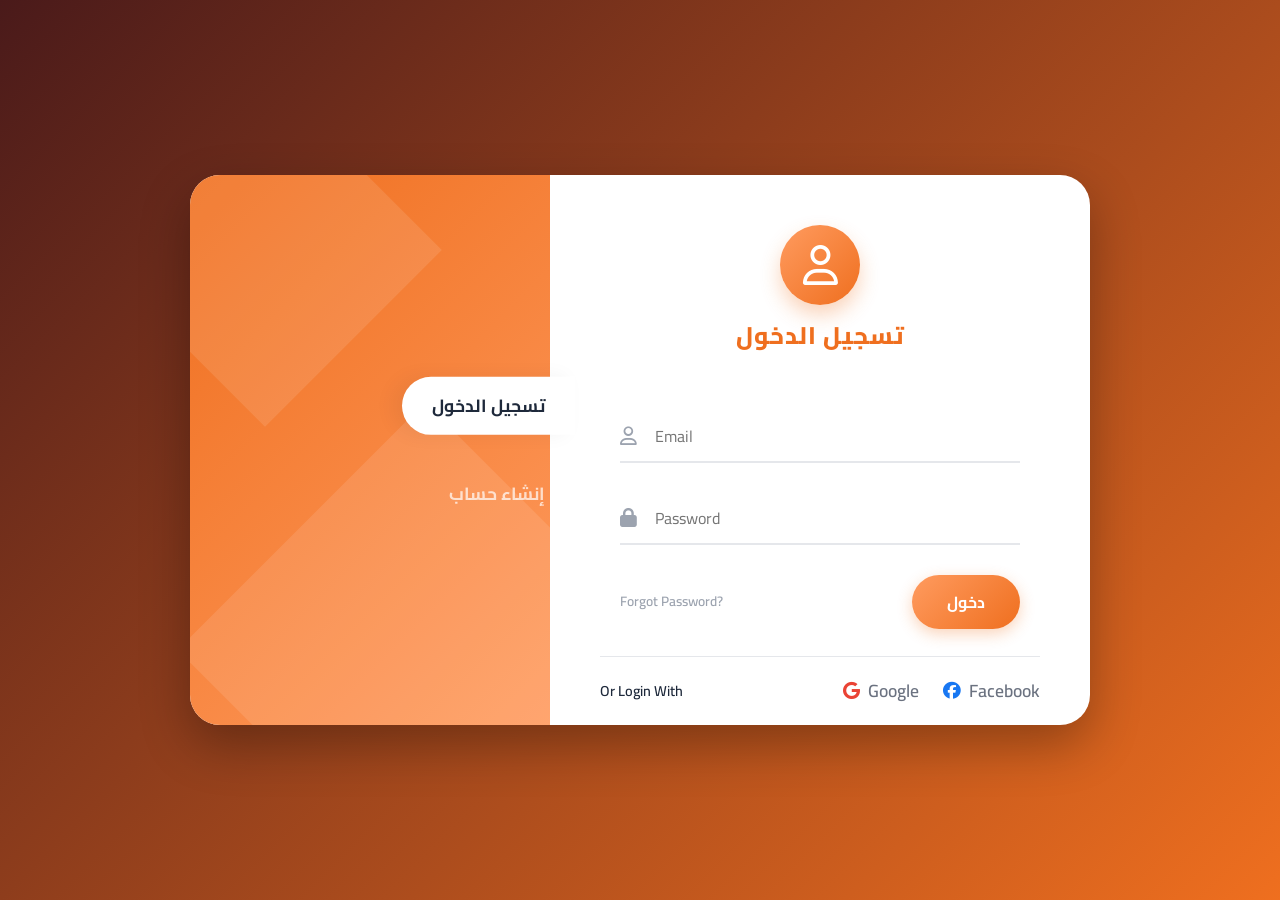
<file: admin.html>
<!DOCTYPE html>
<html lang="ar" dir="rtl">
<head>
    <meta charset="UTF-8">
    <meta name="viewport" content="width=device-width, initial-scale=1.0">
    <title>لوحة الإدارة - MadCity</title>
    <link href="https://fonts.googleapis.com/css2?family=Cairo:wght@400;600;700;800&display=swap" rel="stylesheet">
    <link rel="stylesheet" href="https://cdnjs.cloudflare.com/ajax/libs/font-awesome/6.4.0/css/all.min.css">
    <link rel="stylesheet" href="assets/css/style.css">
    <link rel="stylesheet" href="assets/css/dashboard.css">
</head>
<body>

<div class="dashboard-layout">
    
    <!-- Sidebar -->
    <aside class="sidebar" style="background-color: var(--text-dark); color: var(--white);">
        <div class="sidebar-header" style="border-bottom: 1px solid rgba(255,255,255,0.1);">
            <div class="logo text-white" style="font-size: 1.5rem; color: #fff;">
                <i class="fa-solid fa-city text-primary"></i>
                <span style="color:#fff;">MadCity Admin</span>
            </div>
        </div>
        
        <ul class="sidebar-menu">
            <li><a href="admin.html" class="active" style="background-color: rgba(255,255,255,0.1); color:#fff;"><i class="fa-solid fa-chart-pie"></i> نظرة عامة</a></li>
            <li><a href="#" style="color:#9CA3AF;"><i class="fa-solid fa-clipboard-list"></i> إدارة الشكاوى</a></li>
            <li><a href="#" style="color:#9CA3AF;"><i class="fa-solid fa-users-gear"></i> إدارة الفنيين</a></li>
            <li><a href="#" style="color:#9CA3AF;"><i class="fa-solid fa-users"></i> المواطنين</a></li>
            <li><a href="#" style="color:#9CA3AF;"><i class="fa-solid fa-chart-line"></i> التقارير</a></li>
        </ul>
        
        <div style="padding: 20px;">
            <a href="index.html" class="btn btn-primary btn-block text-center" style="padding: 10px; font-size: 0.9rem;">
                <i class="fa-solid fa-sign-out-alt"></i> خروج من النظام
            </a>
        </div>
    </aside>

    <!-- Main Content -->
    <main class="main-content">
        <!-- Top Navbar -->
        <header class="topvar">
            <h2 style="font-size: 1.2rem; margin:0;">لوحة التحكم الشاملة</h2>
            <div class="user-profile">
                <span>مرحباً، <strong class="text-primary">المدير</strong></span>
                <div class="avatar-circle"></div>
            </div>
        </header>

        <!-- Sections -->
        
        <section id="overview-view" class="content-area view-section active-view">
            <div class="stat-grid">
                <div class="stat-card stat-filter" data-state="pending" style="cursor: pointer; transition: transform 0.2s;">
                    <div class="stat-icon bg-yellow"><i class="fa-solid fa-inbox"></i></div>
                    <div class="stat-info">
                        <h4>الشكاوى الجديدة (اليوم)</h4>
                        <h2 id="stat-new">0</h2>
                    </div>
                </div>
                <div class="stat-card stat-filter" data-state="in_progress" style="cursor: pointer; transition: transform 0.2s;">
                    <div class="stat-icon" style="background-color: #3B82F6;"><i class="fa-solid fa-hard-hat"></i></div>
                    <div class="stat-info">
                        <h4>قيد التنفيذ</h4>
                        <h2 id="stat-progress">0</h2>
                    </div>
                </div>
                <div class="stat-card stat-filter" data-state="solved" style="cursor: pointer; transition: transform 0.2s;">
                    <div class="stat-icon bg-green"><i class="fa-solid fa-check-double"></i></div>
                    <div class="stat-info">
                        <h4>محلولة (هذا الشهر)</h4>
                        <h2 id="stat-solved">0</h2>
                    </div>
                </div>
                <div class="stat-card stat-filter" data-state="all" style="cursor: pointer; transition: transform 0.2s; border: 1px solid var(--primary);">
                    <div class="stat-icon" style="background-color: var(--primary);"><i class="fa-solid fa-list"></i></div>
                    <div class="stat-info">
                        <h4>عرض الكل</h4>
                        <h2>-</h2>
                    </div>
                </div>
            </div>

            <div class="dash-card">
                <div class="dash-card-header">
                    <h3 id="overview-table-title">نظرة عامة على جميع الشكاوى</h3>
                </div>
                <div style="overflow-x: auto;">
                    <table class="dash-table">
                        <thead>
                            <tr>
                                <th>الرقم</th>
                                <th>المواطن</th>
                                <th>نوع المشكلة</th>
                                <th>التاريخ</th>
                                <th>الأولوية</th>
                                <th>الفريق المُسند</th>
                            </tr>
                        </thead>
                        <tbody id="overview-tbody">
                            <!-- Dynamic Content Goes Here -->
                        </tbody>
                    </table>
                </div>
            </div>
        </section>

        <!-- 2. Complaints Management View -->
        <section id="complaints-view" class="content-area view-section" style="display:none;">
            <div class="dash-card">
                <div class="dash-card-header" style="display: flex; justify-content: space-between; align-items: center; flex-wrap: wrap; gap: 10px;">
                    <h3>إدارة الشكاوى للإسناد</h3>
                    <select id="priority-filter" style="padding: 5px 10px; border-radius: 5px; border: 1px solid #ddd; outline: none;">
                        <option value="">جميع الأولويات</option>
                        <option value="urgent">عاجلة جداً</option>
                        <option value="high">عالية</option>
                        <option value="medium">متوسطة</option>
                        <option value="low">منخفضة</option>
                    </select>
                </div>
                <div style="overflow-x: auto;">
                    <table class="dash-table">
                        <thead>
                            <tr>
                                <th>الرقم</th>
                                <th>المواطن</th>
                                <th>التفاصيل</th>
                                <th>التاريخ</th>
                                <th>الأولوية</th>
                                <th>تشكيل الفريق (الإسناد)</th>
                            </tr>
                        </thead>
                        <tbody id="admin-complaints-tbody">
                            <!-- Dynamic Content Goes Here -->
                        </tbody>
                    </table>
                </div>
            </div>
        </section>

        <!-- 3. Technicians Management View -->
        <section id="technicians-view" class="content-area view-section" style="display:none;">
            <!-- Form to Add New Technician -->
            <div class="dash-card" style="margin-bottom: 20px;">
                <div class="dash-card-header">
                    <h3>إضافة فني جديد</h3>
                </div>
                <div style="padding: 20px;">
                    <form id="add-technician-form" style="display: flex; gap: 15px; flex-wrap: wrap;">
                        <input type="text" id="tech-name" placeholder="الاسم الكامل" required style="flex: 1; min-width: 200px; padding: 10px; border-radius: 5px; border: 1px solid #ddd;">
                        <input type="email" id="tech-email" placeholder="البريد الإلكتروني" required style="flex: 1; min-width: 200px; padding: 10px; border-radius: 5px; border: 1px solid #ddd;">
                        <input type="password" id="tech-password" placeholder="كلمة المرور" required style="flex: 1; min-width: 200px; padding: 10px; border-radius: 5px; border: 1px solid #ddd;">
                        <input type="text" id="tech-phone" placeholder="رقم الهاتف" required style="flex: 1; min-width: 200px; padding: 10px; border-radius: 5px; border: 1px solid #ddd;">
                        <button type="submit" class="btn btn-primary" id="btn-add-tech" style="padding: 10px 20px; white-space: nowrap;"><i class="fa-solid fa-plus"></i> إضافة فني</button>
                    </form>
                </div>
            </div>

            <div class="dash-card">
                <div class="dash-card-header">
                    <h3>قائمة التقنيين</h3>
                </div>
                <div style="overflow-x: auto;">
                    <table class="dash-table">
                        <thead>
                            <tr>
                                <th>الرقم</th>
                                <th>الاسم</th>
                                <th>البريد الإلكتروني</th>
                                <th>رقم الهاتف</th>
                                <th>تاريخ الانضمام</th>
                                <th>إجراءات</th>
                            </tr>
                        </thead>
                        <tbody id="technicians-tbody">
                            <!-- Dynamic Content Goes Here -->
                        </tbody>
                    </table>
                </div>
            </div>
        </section>

        <!-- 4. Citizens Management View -->
        <section id="citizens-view" class="content-area view-section" style="display:none;">
            <div class="dash-card">
                <div class="dash-card-header">
                    <h3>تفاصيل المواطنين</h3>
                </div>
                <div style="overflow-x: auto;">
                    <table class="dash-table">
                        <thead>
                            <tr>
                                <th>الرقم</th>
                                <th>الاسم</th>
                                <th>البريد الإلكتروني</th>
                                <th>الهاتف</th>
                                <th>عدد الشكاوى المرفوعة</th>
                                <th>تاريخ التسجيل</th>
                            </tr>
                        </thead>
                        <tbody id="citizens-tbody">
                            <!-- Dynamic Content Goes Here -->
                        </tbody>
                    </table>
                </div>
            </div>
        </section>
    </main>

</div>

    <script src="assets/js/admin.js?v=4"></script>
</body>
</html>
</file>
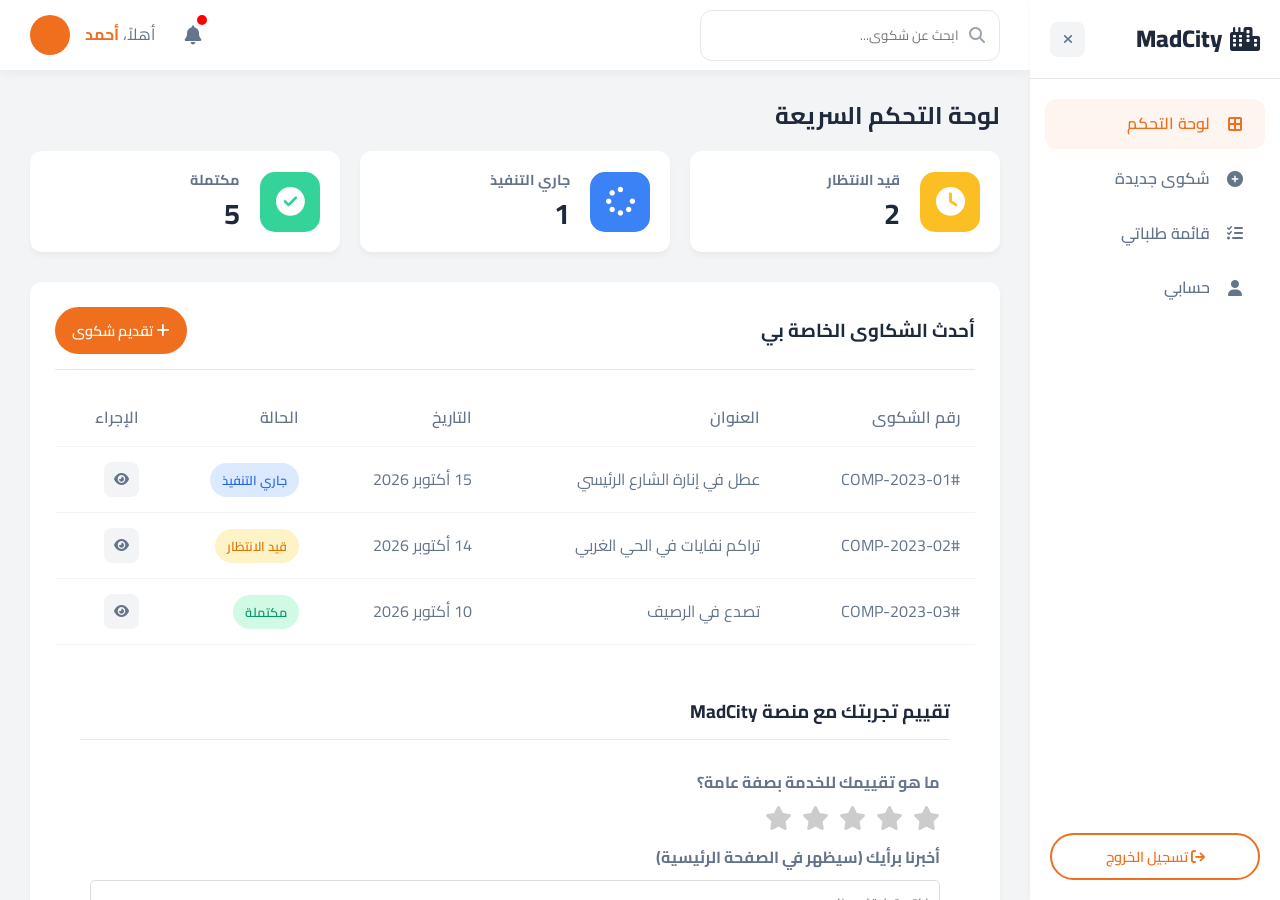
<file: citizen.html>
<!DOCTYPE html>
<html lang="ar" dir="rtl">
<head>
    <meta charset="UTF-8">
    <meta name="viewport" content="width=device-width, initial-scale=1.0">
    <title>لوحة التحكم - المواطن</title>
    <link href="https://fonts.googleapis.com/css2?family=Cairo:wght@400;600;700;800&display=swap" rel="stylesheet">
    <link rel="stylesheet" href="https://cdnjs.cloudflare.com/ajax/libs/font-awesome/6.4.0/css/all.min.css">
    <link rel="stylesheet" href="assets/css/style.css">
    <link rel="stylesheet" href="assets/css/dashboard.css">
</head>
<body>

<div class="dashboard-layout">
    
    <!-- Sidebar -->
    <aside class="sidebar">
        <div class="sidebar-header">
            <div class="logo text-primary" style="font-size: 1.5rem;">
                <i class="fa-solid fa-city"></i>
                <span>MadCity</span>
            </div>
            <button class="action-btn d-lg-none"><i class="fa-solid fa-times"></i></button>
        </div>
        
        <ul class="sidebar-menu">
            <li><a href="citizen.html" class="active"><i class="fa-solid fa-border-all"></i> لوحة التحكم</a></li>
            <li><a href="#"><i class="fa-solid fa-plus-circle"></i> شكوى جديدة</a></li>
            <li><a href="#"><i class="fa-solid fa-list-check"></i> قائمة طلباتي</a></li>
            <li><a href="#"><i class="fa-solid fa-user"></i> حسابي</a></li>
        </ul>
        
        <div style="padding: 20px;">
            <a href="index.html" class="btn btn-outline btn-block text-center" style="padding: 10px; font-size: 0.9rem;">
                <i class="fa-solid fa-arrow-right-from-bracket"></i> تسجيل الخروج
            </a>

        </div>
    </aside>

    <!-- Main Content -->
    <main class="main-content">
        
        <!-- Top Navbar -->
        <header class="topvar">
            <div class="search-box input-icon" style="width: 300px;">
                <i class="fa-solid fa-search"></i>
                <input type="text" placeholder="ابحث عن شكوى...">
            </div>
            
            <div class="user-profile">
                <div class="notifications text-gray" style="font-size: 1.2rem; margin-left: 15px; position: relative;">
                    <i class="fa-solid fa-bell"></i>
                    <span style="position: absolute; top: -5px; right: -5px; background: red; height: 10px; width:10px; border-radius: 50%;"></span>
                </div>
                <span>أهلاً، <strong class="text-primary">أحمد</strong></span>
                <div class="avatar-circle"></div>
            </div>
        </header>

        <!-- Content Area -->
        <section class="content-area">
            <h1 class="page-title">لوحة التحكم السريعة</h1>
            
            <!-- Statistics -->
            <div class="stat-grid">
                <div class="stat-card">
                    <div class="stat-icon bg-yellow"><i class="fa-solid fa-clock"></i></div>
                    <div class="stat-info">
                        <h4>قيد الانتظار</h4>
                        <h2>2</h2>
                    </div>
                </div>
                <div class="stat-card">
                    <div class="stat-icon bg-progress" style="background-color: #3B82F6;"><i class="fa-solid fa-spinner"></i></div>
                    <div class="stat-info">
                        <h4>جاري التنفيذ</h4>
                        <h2>1</h2>
                    </div>
                </div>
                <div class="stat-card">
                    <div class="stat-icon bg-green"><i class="fa-solid fa-check-circle"></i></div>
                    <div class="stat-info">
                        <h4>مكتملة</h4>
                        <h2>5</h2>
                    </div>
                </div>
            </div>

            <!-- New Complaint Form (Hidden by default) -->
            <div id="new-complaint-section" class="dash-card" style="display: none; animation: slideUp 0.3s ease;">
                <div class="dash-card-header">
                    <h3>تقديم شكوى جديدة</h3>
                    <button class="action-btn" id="hide-complaint-btn"><i class="fa-solid fa-times"></i></button>
                </div>
                <form id="complaint-form">
                    <div style="display: grid; grid-template-columns: 1fr 1fr; gap: 20px;">
                        <div class="form-group">
                            <label>عنوان الشكوى</label>
                            <input type="text" id="comp-title" class="input-icon" style="width: 100%; border: 1px solid #ddd; padding: 10px; border-radius: 5px;" required>
                        </div>
                        <div class="form-group">
                            <label>التصنيف</label>
                            <select id="comp-category" style="width: 100%; border: 1px solid #ddd; padding: 10px; border-radius: 5px;" required>
                                <option value="كهرباء">كهرباء وإنارة</option>
                                <option value="مياه">مياه وصرف صحي</option>
                                <option value="طرق">طرق وأرصفة</option>
                                <option value="نظافة">نظافة عامة</option>
                                <option value="أخرى">أخرى</option>
                            </select>
                        </div>
                        <div class="form-group">
                            <label>الحي / المنطقة</label>
                            <input type="text" id="comp-neighborhood" style="width: 100%; border: 1px solid #ddd; padding: 10px; border-radius: 5px;" required>
                        </div>
                        <div class="form-group">
                            <label>اسم الشارع</label>
                            <input type="text" id="comp-street" style="width: 100%; border: 1px solid #ddd; padding: 10px; border-radius: 5px;" required>
                        </div>
                    </div>
                    <div class="form-group mt-3">
                        <label>وصف مفصل</label>
                        <textarea id="comp-desc" rows="4" style="width: 100%; border: 1px solid #ddd; padding: 10px; border-radius: 5px;" required></textarea>
                    </div>
                    <button type="submit" class="btn btn-primary mt-3">إرسال الشكوى</button>
                </form>
            </div>

            <!-- Main Table -->
            <div class="dash-card">
                <div class="dash-card-header">
                    <h3>أحدث الشكاوى الخاصة بي</h3>
                    <button id="show-complaint-btn" class="btn btn-primary" style="padding: 8px 15px; font-size: 0.9rem;"><i class="fa-solid fa-plus"></i> تقديم شكوى</button>
                </div>
                <div style="overflow-x: auto;">
                    <table class="dash-table">
                        <thead>
                            <tr>
                                <th>رقم الشكوى</th>
                                <th>العنوان</th>
                                <th>التاريخ</th>
                                <th>الحالة</th>
                                <th>الإجراء</th>
                            </tr>
                        </thead>
                        <tbody>
                            <tr>
                                <td>#COMP-2023-01</td>
                                <td>عطل في إنارة الشارع الرئيسي</td>
                                <td>15 أكتوبر 2026</td>
                                <td><span class="status-badge status-progress">جاري التنفيذ</span></td>
                                <td><button class="action-btn"><i class="fa-solid fa-eye"></i></button></td>
                            </tr>
                            <tr>
                                <td>#COMP-2023-02</td>
                                <td>تراكم نفايات في الحي الغربي</td>
                                <td>14 أكتوبر 2026</td>
                                <td><span class="status-badge status-pending">قيد الانتظار</span></td>
                                <td><button class="action-btn"><i class="fa-solid fa-eye"></i></button></td>
                            </tr>
                            <tr>
                                <td>#COMP-2023-03</td>
                                <td>تصدع في الرصيف</td>
                                <td>10 أكتوبر 2026</td>
                                <td><span class="status-badge status-completed">مكتملة</span></td>
                                <td><button class="action-btn"><i class="fa-solid fa-eye"></i></button></td>
                            </tr>
                        </tbody>
                    </table>
            <!-- Review and Rating Section (Always Visible) -->
            <div class="dash-card mt-4" style="margin-top: 30px;">
                <div class="dash-card-header">
                    <h3>تقييم تجربتك مع منصة MadCity</h3>
                </div>
                <div style="padding: 10px;">
                    <form id="citizen-review-form" style="display: flex; flex-direction: column; gap: 15px;">
                        <div>
                            <label style="display: block; margin-bottom: 10px; font-weight: bold;">ما هو تقييمك للخدمة بصفة عامة؟</label>
                            <div class="star-rating" style="display: flex; gap: 10px; font-size: 1.5rem; color: #ccc; cursor: pointer;">
                                <i class="fa-solid fa-star" data-rating="1"></i>
                                <i class="fa-solid fa-star" data-rating="2"></i>
                                <i class="fa-solid fa-star" data-rating="3"></i>
                                <i class="fa-solid fa-star" data-rating="4"></i>
                                <i class="fa-solid fa-star" data-rating="5"></i>
                            </div>
                            <input type="hidden" id="review-stars-input" value="0" required>
                        </div>
                        <div>
                            <label style="display: block; margin-bottom: 10px; font-weight: bold;">أخبرنا برأيك (سيظهر في الصفحة الرئيسية)</label>
                            <textarea id="review-text-input" rows="3" style="width: 100%; border: 1px solid #ddd; padding: 10px; border-radius: 5px; font-family: inherit;" placeholder="اكتب تعليقك هنا..." required></textarea>
                        </div>
                        <button type="submit" class="btn btn-primary" style="align-self: flex-start;">نشر التقييم العام</button>
                        <div id="review-success-msg" style="display:none; color: green; font-weight: bold;">تم نشر تقييمك بنجاح وسيظهر في الصفحة الرئيسية! شكراً لك.</div>
                    </form>
                </div>
            </div>

        </section>
    </main>

    <!-- Complaint Rating Modal -->
    <div id="rating-modal" class="modal-overlay" style="display: none; position: fixed; top: 0; left: 0; width: 100%; height: 100%; background: rgba(0,0,0,0.6); z-index: 9999; justify-content: center; align-items: center; opacity: 0; transition: opacity 0.3s ease;">
        <div class="modal-content" style="background: white; width: 450px; max-width: 90%; border-radius: 15px; padding: 30px; position: relative;">
            <button id="close-rating-modal" style="position: absolute; top: 15px; right: 15px; background: none; border: none; font-size: 1.5rem; cursor: pointer; color: #666;"><i class="fa-solid fa-xmark"></i></button>
            <h3 style="color: var(--primary); margin-bottom: 5px; font-weight: 800;">تقييم أداء الشكوى</h3>
            <p id="rating-complaint-title" style="color: #666; margin-bottom: 20px; font-size: 0.9rem;"></p>
            
            <form id="complaint-rating-form" style="display: flex; flex-direction: column; gap: 15px;">
                <input type="hidden" id="rating-complaint-id" required>
                <div>
                    <label style="display: block; margin-bottom: 10px; font-weight: bold;">كيف تقيم استجابة وحل المشكلة؟</label>
                    <div class="star-rating" style="display: flex; gap: 10px; font-size: 2rem; color: #ccc; cursor: pointer; justify-content: center; margin-bottom: 10px;">
                        <i class="fa-solid fa-star" data-rating="1"></i>
                        <i class="fa-solid fa-star" data-rating="2"></i>
                        <i class="fa-solid fa-star" data-rating="3"></i>
                        <i class="fa-solid fa-star" data-rating="4"></i>
                        <i class="fa-solid fa-star" data-rating="5"></i>
                    </div>
                    <input type="hidden" id="review-stars-input" value="0" required>
                </div>
                <div>
                    <label style="display: block; margin-bottom: 10px; font-weight: bold;">أضف تعليقاً (اختياري)</label>
                    <textarea id="review-text-input" rows="3" style="width: 100%; border: 1px solid #ddd; padding: 10px; border-radius: 5px; font-family: inherit;" placeholder="رأيك يساعدنا على التحسين..."></textarea>
                </div>
                <button type="submit" class="btn btn-primary" style="width: 100%;">إرسال التقييم</button>
            </form>
        </div>
    </div>

</div>

    <script src="assets/js/main.js?v=3"></script>
    <script src="assets/js/api.js?v=2"></script>
</body>
</html>
</file>
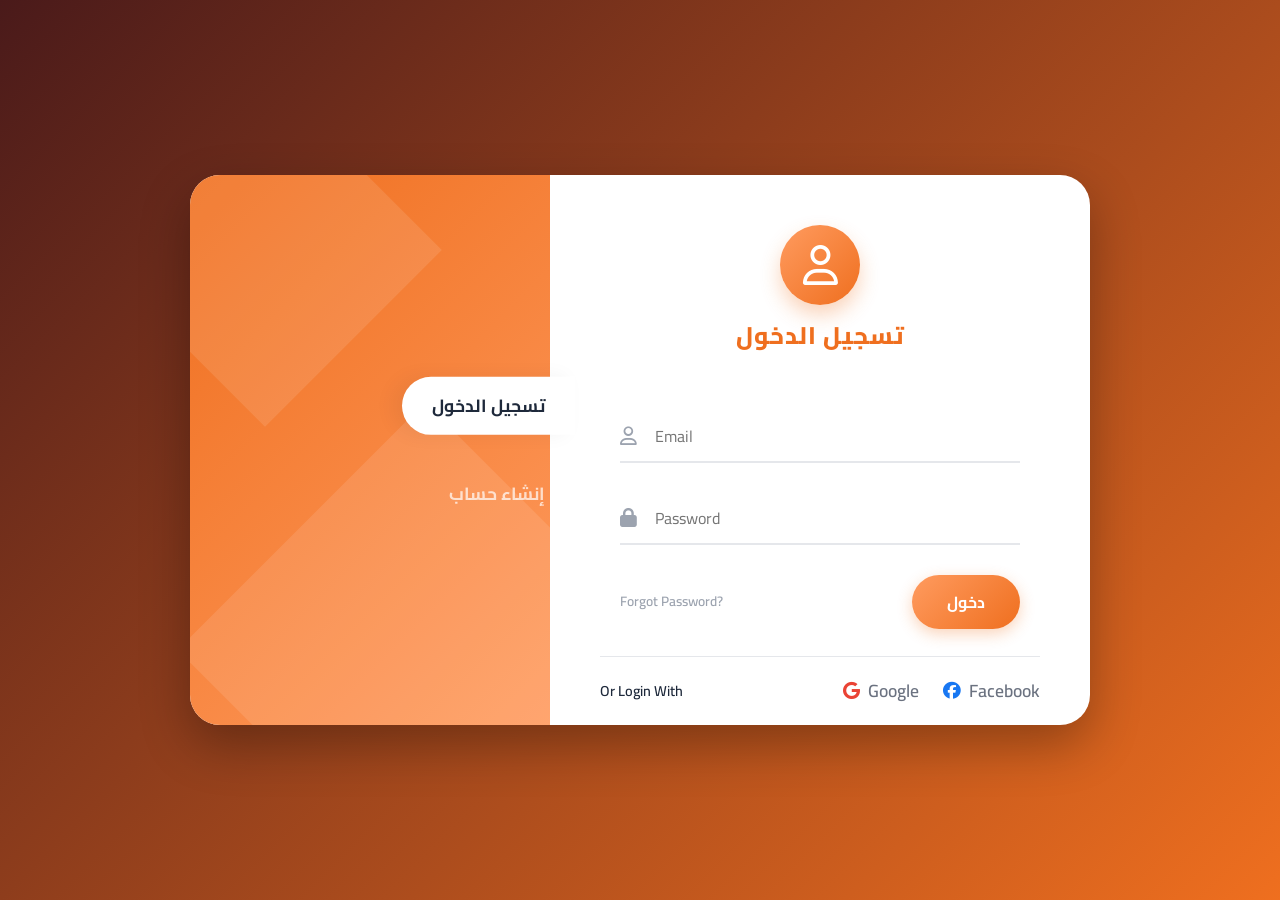
<file: login.html>
<!DOCTYPE html>
<html lang="en"> <!-- Direction is mixed but we will follow LTR structure as requested by design but localized -->
<head>
    <meta charset="UTF-8">
    <meta name="viewport" content="width=device-width, initial-scale=1.0">
    <title>Login - MadCity</title>
    <link href="https://fonts.googleapis.com/css2?family=Cairo:wght@400;600;700;800&display=swap" rel="stylesheet">
    <link rel="stylesheet" href="https://cdnjs.cloudflare.com/ajax/libs/font-awesome/6.4.0/css/all.min.css">
    <link rel="stylesheet" href="assets/css/style.css">
    <link rel="stylesheet" href="assets/css/auth.css">
</head>
<body class="new-auth-body">

    <div class="auth-card">
        
        <!-- Left Panel -->
        <div class="auth-left">
            <div class="auth-tabs">
                <a href="login.html" class="auth-tab active">تسجيل الدخول</a>
                <a href="register.html" class="auth-tab">إنشاء حساب</a>
            </div>
        </div>

        <!-- Right Panel -->
        <div class="auth-right">
            <div class="auth-icon-wrapper">
                <div class="auth-icon">
                    <i class="fa-regular fa-user"></i>
                </div>
                <h2 class="auth-title">تسجيل الدخول</h2>
            </div>
            
            <form id="madcity-login-form" class="auth-form" dir="ltr">
                <div class="line-input-group">
                    <i class="fa-regular fa-user"></i>
                    <input type="email" id="email" name="email" placeholder="Email" required>
                </div>
                
                <div class="line-input-group">
                    <i class="fa-solid fa-lock"></i>
                    <input type="password" id="password" name="password" placeholder="Password" required>
                </div>
                
                <div class="form-footer">
                    <a href="#" class="forgot-text">Forgot Password?</a>
                    <button type="submit" class="btn-pill">دخول</button>
                </div>
            </form>

            <div class="social-login">
                <span>Or Login With</span>
                <div class="social-icons">
                    <a href="#"><i class="fa-brands fa-google"></i> Google</a>
                    <a href="#"><i class="fa-brands fa-facebook"></i> Facebook</a>
                </div>
            </div>
            
        </div>
    </div>

    <!-- The Javascript is crucial to connect to the backend without full reload -->
    <script src="assets/js/api.js?v=2"></script>
</body>
</html>
</file>
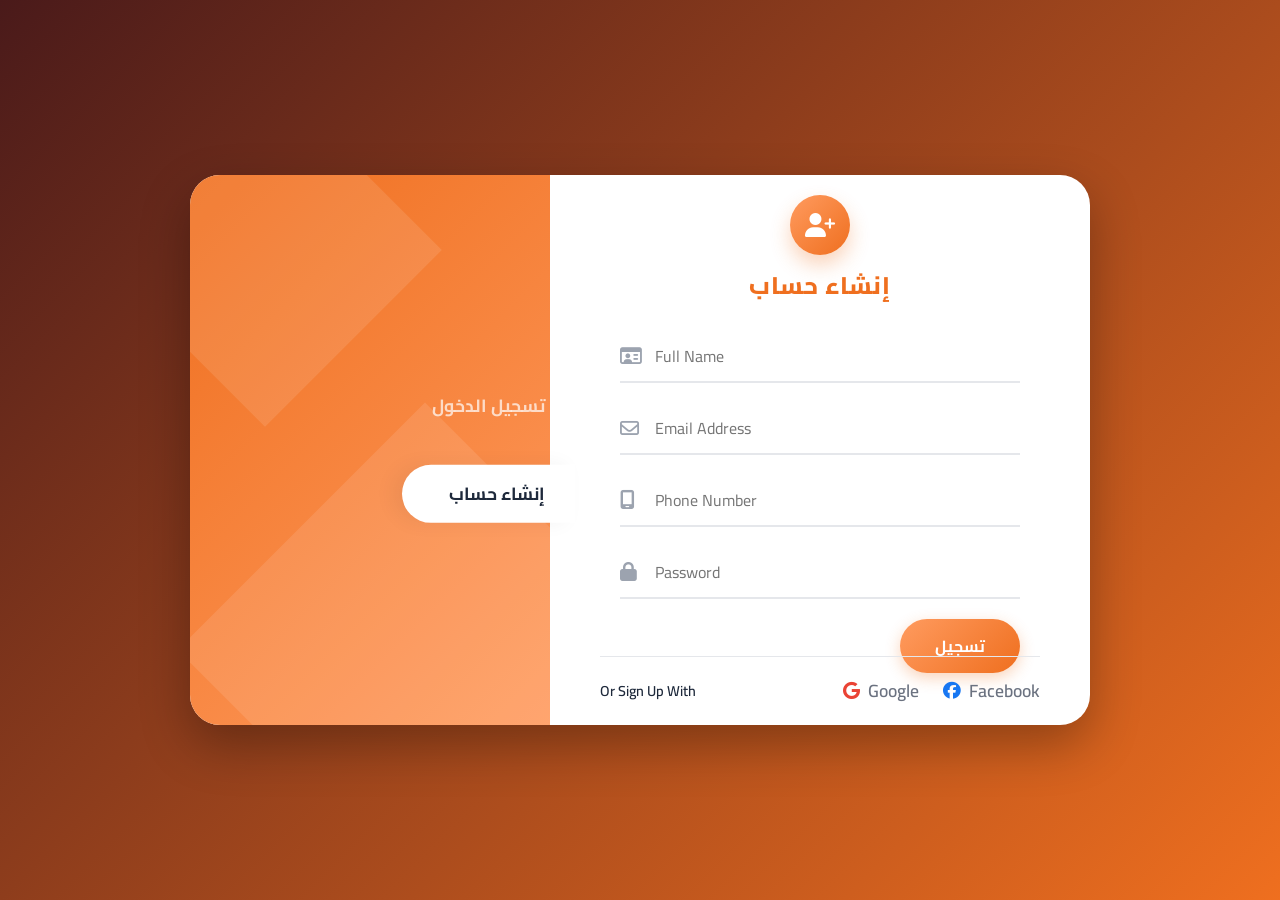
<file: register.html>
<!DOCTYPE html>
<html lang="en">
<head>
    <meta charset="UTF-8">
    <meta name="viewport" content="width=device-width, initial-scale=1.0">
    <title>Sign Up - MadCity</title>
    <link href="https://fonts.googleapis.com/css2?family=Cairo:wght@400;600;700;800&display=swap" rel="stylesheet">
    <link rel="stylesheet" href="https://cdnjs.cloudflare.com/ajax/libs/font-awesome/6.4.0/css/all.min.css">
    <link rel="stylesheet" href="assets/css/style.css">
    <link rel="stylesheet" href="assets/css/auth.css">
</head>
<body class="new-auth-body">

    <div class="auth-card">
        
        <!-- Left Panel -->
        <div class="auth-left">
            <div class="auth-tabs">
                <a href="login.html" class="auth-tab">تسجيل الدخول</a>
                <a href="register.html" class="auth-tab active">إنشاء حساب</a>
            </div>
        </div>

        <!-- Right Panel -->
        <div class="auth-right" style="padding-top: 20px;">
            <div class="auth-icon-wrapper" style="margin-bottom: 10px;">
                <div class="auth-icon" style="width: 60px; height:60px; font-size: 1.5rem;">
                    <i class="fa-solid fa-user-plus"></i>
                </div>
                <h2 class="auth-title" style="margin-bottom: 20px;">إنشاء حساب</h2>
            </div>
            
            <form id="madcity-register-form" class="auth-form" dir="ltr">
                <div class="line-input-group" style="margin-bottom: 20px;">
                    <i class="fa-regular fa-id-card"></i>
                    <input type="text" id="fullname" name="full_name" placeholder="Full Name" required>
                </div>

                <div class="line-input-group" style="margin-bottom: 20px;">
                    <i class="fa-regular fa-envelope"></i>
                    <input type="email" id="email" name="email" placeholder="Email Address" required>
                </div>
                
                <div class="line-input-group" style="margin-bottom: 20px;">
                    <i class="fa-solid fa-mobile-screen"></i>
                    <input type="tel" id="phone" name="phone" placeholder="Phone Number" required>
                </div>
                
                <div class="line-input-group" style="margin-bottom: 20px;">
                    <i class="fa-solid fa-lock"></i>
                    <input type="password" id="password" name="password" placeholder="Password" required>
                </div>
                
                <div class="form-footer" style="justify-content: flex-end;">
                    <button type="submit" class="btn-pill">تسجيل</button>
                </div>
            </form>

            <div class="social-login">
                <span>Or Sign Up With</span>
                <div class="social-icons">
                    <a href="#"><i class="fa-brands fa-google"></i> Google</a>
                    <a href="#"><i class="fa-brands fa-facebook"></i> Facebook</a>
                </div>
            </div>
            
        </div>
    </div>

    <script src="assets/js/api.js?v=2"></script>
</body>
</html>
</file>
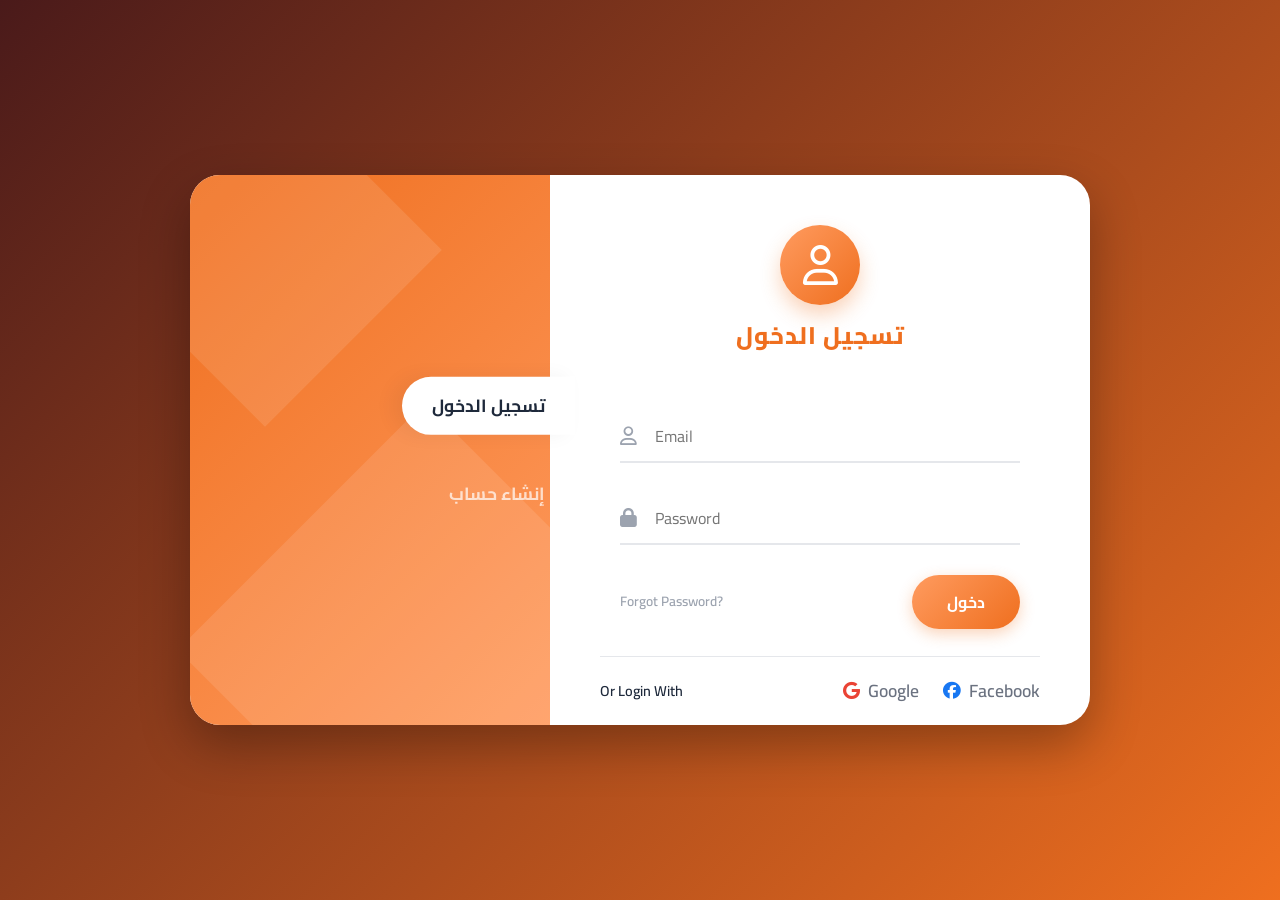
<file: technician.html>
<!DOCTYPE html>
<html lang="ar" dir="rtl">
<head>
    <meta charset="UTF-8">
    <meta name="viewport" content="width=device-width, initial-scale=1.0">
    <title>بوابة الفني - MadCity</title>
    <link href="https://fonts.googleapis.com/css2?family=Cairo:wght@400;600;700;800&display=swap" rel="stylesheet">
    <link rel="stylesheet" href="https://cdnjs.cloudflare.com/ajax/libs/font-awesome/6.4.0/css/all.min.css">
    <link rel="stylesheet" href="assets/css/style.css">
    <link rel="stylesheet" href="assets/css/dashboard.css">
</head>
<body>

<div class="dashboard-layout">
    
    <!-- Sidebar -->
    <aside class="sidebar">
        <div class="sidebar-header bg-primary text-white" style="background-color: var(--primary);">
            <div class="logo" style="font-size: 1.5rem; color: #fff;">
                <i class="fa-solid fa-city"></i>
                <span>بوابة الفني</span>
            </div>
        </div>
        
        <ul class="sidebar-menu">
            <li><a href="#" class="active nav-link" data-view="tasks"><i class="fa-solid fa-clipboard-check"></i> المهام المسندة</a></li>
            <li><a href="#" class="nav-link" data-view="achievements"><i class="fa-solid fa-clock-rotate-left"></i> سجل الإنجازات</a></li>
            <li><a href="#"><i class="fa-solid fa-comments"></i> رسائل المشرف</a></li>
        </ul>
        
        <div style="padding: 20px;">
            <a href="index.html" class="btn btn-outline btn-block text-center" style="padding: 10px; font-size: 0.9rem;">
                <i class="fa-solid fa-arrow-right-from-bracket"></i> تسجيل الخروج
            </a>
        </div>
    </aside>

    <!-- Main Content -->
    <main class="main-content">
        <header class="topvar">
            <div>
                <span class="status-badge status-completed"><i class="fa-solid fa-circle"></i> متصل - متاح للعمل</span>
            </div>
            <div class="user-profile">
                <span><strong class="text-primary">فني صيانة</strong></span>
                <div class="avatar-circle"></div>
            </div>
        </header>

        <section class="content-area">
            <h1 class="page-title">مهامي الحالية</h1>
            
            <div class="stat-grid" style="grid-template-columns: 1fr 1fr;">
                <div class="stat-card stat-filter" data-filter="urgent" style="border-left: 5px solid var(--icon-red); cursor: pointer; transition: transform 0.2s;">
                    <div class="stat-icon bg-red"><i class="fa-solid fa-triangle-exclamation"></i></div>
                    <div class="stat-info">
                        <h4>مهام عاجلة</h4>
                        <h2 id="urgent-count">0</h2>
                    </div>
                </div>
                <div class="stat-card stat-filter" data-filter="solved_week" style="border-left: 5px solid var(--icon-green); cursor: pointer; transition: transform 0.2s;">
                    <div class="stat-icon bg-green"><i class="fa-solid fa-check"></i></div>
                    <div class="stat-info">
                        <h4>إنجاز هذا الأسبوع</h4>
                        <h2 id="solved-count">0</h2>
                    </div>
                </div>
                <div class="stat-card stat-filter" data-filter="all" style="border-left: 5px solid var(--primary); cursor: pointer; transition: transform 0.2s;">
                    <div class="stat-icon" style="background-color: var(--primary);"><i class="fa-solid fa-list"></i></div>
                    <div class="stat-info">
                        <h4>عرض الكل</h4>
                        <h2>-</h2>
                    </div>
                </div>
            </div>

            <!-- Technician Cards View (Better for mobile/field work) -->
            <div class="dash-card">
                <div class="dash-card-header">
                    <h3 id="list-title">قائمة المهام</h3>
                </div>
                
                <div style="display: flex; flex-direction: column; gap: 15px;">
                    <!-- Task 1 -->
                    <div style="border: 1px solid #E5E7EB; border-radius: var(--border-radius); padding: 20px; display: flex; justify-content: space-between; align-items: center;">
                        <div>
                            <div style="display: flex; gap: 10px; align-items: center; margin-bottom: 10px;">
                                <span class="status-badge status-progress">جاري التنفيذ</span>
                                <span class="text-gray" style="font-size: 0.8rem;">#COMP-2023-01</span>
                            </div>
                            <h4 style="margin-bottom: 5px;">عطل في إنارة الشارع الرئيسي</h4>
                            <p class="text-gray" style="font-size: 0.9rem; margin-bottom: 10px;"><i class="fa-solid fa-location-dot text-primary"></i> حي السلام، شارع 40</p>
                        </div>
                        <div style="display: flex; flex-direction: column; gap: 10px;">
                            <button class="btn btn-outline" style="padding: 5px 15px;"><i class="fa-solid fa-location-arrow"></i> فتح بالخريطة</button>
                            <button class="btn btn-primary" style="padding: 5px 15px;"><i class="fa-solid fa-check"></i> إنهاء المهمة</button>
                        </div>
                    </div>

                    <!-- Task 2 -->
                    <div style="border: 1px solid #E5E7EB; border-radius: var(--border-radius); padding: 20px; display: flex; justify-content: space-between; align-items: center; background-color: #FAFAFA;">
                        <div>
                            <div style="display: flex; gap: 10px; align-items: center; margin-bottom: 10px;">
                                <span class="status-badge status-pending">جديدة</span>
                                <span class="text-gray" style="font-size: 0.8rem;">#COMP-2023-04</span>
                            </div>
                            <h4 style="margin-bottom: 5px;">تسرب مياه في الحديقة العامة</h4>
                            <p class="text-gray" style="font-size: 0.9rem; margin-bottom: 10px;"><i class="fa-solid fa-location-dot text-primary"></i> حديقة الملكية، البوابة الشرقية</p>
                        </div>
                        <div style="display: flex; flex-direction: column; gap: 10px;">
                            <button class="btn btn-primary" style="padding: 5px 15px; background-color: var(--icon-yellow); border-color:var(--icon-yellow);"><i class="fa-solid fa-play"></i> بدء العمل</button>
                        </div>
                    </div>

                </div>
            </div>

        </section>
    </main>

</div>

<script src="assets/js/technician.js?v=3"></script>
</body>
</html>
</file>
<file: assets/css/style.css>
/* =======================================
   Variables & General Styles
======================================= */
:root {
    --primary: #EF6F1F;
    --primary-hover: #D75A0E;
    --secondary-bg: #FFF5F0;
    --text-dark: #1E293B;
    --text-gray: #64748B;
    --white: #FFFFFF;
    
    /* Box Shadows */
    --shadow-sm: 0 4px 6px -1px rgba(0, 0, 0, 0.05);
    --shadow-md: 0 10px 15px -3px rgba(0, 0, 0, 0.05);
    --shadow-hover: 0 20px 25px -5px rgba(239, 111, 31, 0.15);
    
    /* Colors for Icon boxes */
    --icon-yellow: #FBBF24;
    --icon-green: #34D399;
    --icon-purple: #A78BFA;
    --icon-red: #F87171;
    
    --border-radius: 12px;
    --transition: all 0.3s ease;
}

* {
    margin: 0;
    padding: 0;
    box-sizing: border-box;
    font-family: 'Cairo', sans-serif;
}

html {
    scroll-behavior: smooth;
}

body {
    background-color: var(--white);
    color: var(--text-gray);
    line-height: 1.6;
}

h1, h2, h3, h4, h5, h6 {
    color: var(--text-dark);
    line-height: 1.3;
}

a {
    text-decoration: none;
    color: inherit;
    transition: var(--transition);
}

ul {
    list-style: none;
}

.container {
    max-width: 1200px;
    margin: 0 auto;
    padding: 0 20px;
}

.wrapper {
    position: relative;
    overflow: hidden;
}

.text-primary { color: var(--primary); }
.text-center { text-align: center; }
.mt-3 { margin-top: 1.5rem; }
.mt-4 { margin-top: 2rem; }
.bg-peach { background-color: var(--secondary-bg); }
.bg-peach-light { background-color: #FFF9F6; }

/* Buttons */
.btn {
    display: inline-block;
    padding: 10px 24px;
    border-radius: 30px;
    font-weight: 600;
    cursor: pointer;
    text-align: center;
    border: 2px solid transparent;
}

.btn-primary {
    background-color: var(--primary);
    color: var(--white);
}

.btn-primary:hover {
    background-color: var(--primary-hover);
    transform: translateY(-2px);
    box-shadow: 0 10px 20px rgba(239, 111, 31, 0.2);
}

.btn-outline {
    border-color: var(--primary);
    color: var(--primary);
    background: transparent;
}

.btn-outline:hover {
    background-color: var(--primary);
    color: var(--white);
}

.btn-outline-white {
    border-color: var(--white);
    color: var(--white);
    background: transparent;
}

.btn-outline-white:hover {
    background-color: var(--white);
    color: var(--primary);
}

.btn-large {
    padding: 14px 32px;
    font-size: 1.1rem;
}

/* =======================================
   Header
======================================= */
.header {
    background-color: var(--white);
    position: fixed;
    top: 0;
    left: 0;
    width: 100%;
    z-index: 1000;
    transition: var(--transition);
}

.header.scrolled {
    box-shadow: var(--shadow-sm);
    padding: 5px 0;
}

.nav-wrapper {
    display: flex;
    justify-content: space-between;
    align-items: center;
    height: 80px;
}

.logo {
    font-size: 1.5rem;
    font-weight: 800;
    display: flex;
    align-items: center;
    gap: 8px;
    color: var(--text-dark);
}

.nav-links {
    display: flex;
    gap: 30px;
}

.nav-links a {
    font-weight: 600;
    color: var(--text-dark);
    position: relative;
}

.nav-links a:hover,
.nav-links a.active {
    color: var(--primary);
}

.nav-links a.active::after {
    content: '';
    position: absolute;
    bottom: -5px;
    left: 50%;
    transform: translateX(-50%);
    width: 5px;
    height: 5px;
    background-color: var(--primary);
    border-radius: 50%;
}

.nav-actions {
    display: flex;
    gap: 15px;
    align-items: center;
}

.mobile-toggle {
    display: none;
    font-size: 1.5rem;
    background: none;
    border: none;
    color: var(--text-dark);
    cursor: pointer;
}

/* =======================================
   Hero Section
======================================= */
.hero {
    padding-top: 130px;
    padding-bottom: 80px;
    background: linear-gradient(to bottom, #f0fbff 0%, var(--white) 100%);
    min-height: 100vh;
    display: flex;
    align-items: center;
}

.hero-grid {
    display: grid;
    grid-template-columns: 1fr 1fr;
    gap: 40px;
    align-items: center;
}

.hero-content h1 {
    font-size: 3.5rem;
    font-weight: 800;
    margin-bottom: 20px;
}

.hero-content h1 span {
    color: var(--primary);
}

.hero-content p {
    font-size: 1.1rem;
    margin-bottom: 30px;
    max-width: 500px;
}

.hero-btns {
    display: flex;
    gap: 20px;
    align-items: center;
}

.explore-more {
    font-weight: 600;
    color: var(--text-dark);
    display: flex;
    align-items: center;
    gap: 8px;
}

.explore-more i {
    width: 30px;
    height: 30px;
    border-radius: 50%;
    background-color: var(--secondary-bg);
    color: var(--primary);
    display: flex;
    align-items: center;
    justify-content: center;
    transition: var(--transition);
}

.explore-more:hover i {
    transform: translateY(3px);
}

.hero-image img {
    width: 100%;
    max-width: 600px;
}

/* Animations */
.float-anim {
    animation: float 6s ease-in-out infinite;
}

.float-anim-delayed {
    animation: float 6s ease-in-out 3s infinite;
}

@keyframes float {
    0% { transform: translateY(0px); }
    50% { transform: translateY(-20px); }
    100% { transform: translateY(0px); }
}

/* =======================================
   Common Section Styles
======================================= */
.section-padding {
    padding: 80px 0;
}

.section-header {
    margin-bottom: 50px;
}

.section-header h2 {
    font-size: 2.2rem;
    margin-bottom: 15px;
}

.section-header h2 span {
    color: var(--primary);
}

.section-header p {
    max-width: 600px;
    margin: 0 auto;
}

/* =======================================
   Services Section (4 Cards)
======================================= */
.services-grid {
    display: grid;
    grid-template-columns: repeat(4, 1fr);
    gap: 20px;
}

.service-card {
    background: var(--white);
    padding: 30px 20px;
    border-radius: var(--border-radius);
    box-shadow: var(--shadow-sm);
    text-align: right;
    transition: var(--transition);
    border: 1px solid rgba(0,0,0,0.02);
}

.service-card.hover-lift:hover {
    transform: translateY(-10px);
    box-shadow: var(--shadow-hover);
}

.icon-box {
    width: 50px;
    height: 50px;
    border-radius: 12px;
    display: flex;
    align-items: center;
    justify-content: center;
    font-size: 1.5rem;
    color: var(--white);
    margin-bottom: 20px;
}

.bg-yellow { background-color: var(--icon-yellow); }
.bg-green { background-color: var(--icon-green); }
.bg-purple { background-color: var(--icon-purple); }
.bg-red { background-color: var(--icon-red); }

.service-card h3 {
    margin-bottom: 10px;
    font-size: 1.2rem;
}

.service-card p {
    font-size: 0.9rem;
    margin-bottom: 20px;
}

.read-more {
    font-size: 0.9rem;
    font-weight: 600;
    color: var(--text-gray);
    display: flex;
    align-items: center;
    gap: 5px;
}

.read-more:hover {
    color: var(--primary);
}

/* =======================================
   Solutions Section
======================================= */
.solutions-grid {
    display: grid;
    grid-template-columns: 1fr 1fr;
    gap: 50px;
    align-items: center;
    background-color: var(--secondary-bg);
    border-radius: 30px;
    padding: 40px;
}

.solutions-image img {
    width: 100%;
}

.solutions-content h2 {
    font-size: 2.2rem;
    margin-bottom: 10px;
}

.solutions-content h2 span {
    color: var(--primary);
}

.solutions-content > p {
    margin-bottom: 30px;
}

.steps-list li {
    display: flex;
    align-items: flex-start;
    gap: 15px;
    margin-bottom: 20px;
}

.step-num {
    width: 35px;
    height: 35px;
    background-color: var(--primary);
    color: var(--white);
    border-radius: 50%;
    display: flex;
    align-items: center;
    justify-content: center;
    font-weight: 700;
    flex-shrink: 0;
}

.step-text h4 {
    margin-bottom: 5px;
}

.step-text p {
    font-size: 0.9rem;
}

/* =======================================
   Agency / City Section
======================================= */
.agency-grid {
    display: grid;
    grid-template-columns: 1fr 1fr;
    gap: 50px;
    align-items: center;
}

.agency-content h2 {
    font-size: 2.2rem;
    margin-bottom: 15px;
}

.agency-content h2 span {
    color: var(--primary);
}

.agency-content p {
    margin-bottom: 15px;
}

.agency-image img {
    width: 100%;
}

/* =======================================
   Testimonials Section
======================================= */
.testimonial-carousel {
    display: flex;
    align-items: center;
    gap: 20px;
}

.nav-btn {
    width: 40px;
    height: 40px;
    border-radius: 50%;
    background-color: var(--white);
    border: 1px solid #E2E8F0;
    color: var(--text-gray);
    cursor: pointer;
    display: flex;
    align-items: center;
    justify-content: center;
    transition: var(--transition);
    flex-shrink: 0;
}

.nav-btn:hover {
    background-color: var(--primary);
    color: var(--white);
    border-color: var(--primary);
}

.testimoinal-track-container {
    overflow: hidden;
    flex-grow: 1;
}

.testimonial-track {
    display: flex;
    gap: 20px;
    transition: transform 0.5s ease;
}

.testimonial-card {
    min-width: calc(33.333% - 14px);
    background-color: var(--white);
    padding: 25px;
    border-radius: var(--border-radius);
    box-shadow: var(--shadow-sm);
    border: 1px solid #E2E8F0;
}

.user-info {
    display: flex;
    align-items: center;
    gap: 15px;
    margin-bottom: 15px;
}

.user-info img {
    width: 50px;
    height: 50px;
    border-radius: 50%;
    object-fit: cover;
}

.user-info h4 {
    font-size: 1rem;
    margin-bottom: 2px;
}

.user-info span {
    font-size: 0.8rem;
    color: var(--text-gray);
}

.testimonial-card p {
    font-size: 0.95rem;
    margin-bottom: 15px;
    font-style: italic;
}

.stars {
    color: #FBBF24;
    font-size: 0.8rem;
}

/* =======================================
   CTA Section
======================================= */
.cta-box {
    background-color: var(--primary);
    border-radius: 20px;
    padding: 40px 50px;
    display: flex;
    justify-content: space-between;
    align-items: center;
    color: var(--white);
}

.cta-text h2 {
    color: var(--white);
    font-size: 2rem;
    margin: 0;
}

/* =======================================
   Footer
======================================= */
.footer {
    background-color: var(--secondary-bg);
    padding: 60px 0 20px;
    border-top: 5px solid var(--primary);
}

.footer-grid {
    display: grid;
    grid-template-columns: 2fr 1fr 1fr 1fr;
    gap: 40px;
    margin-bottom: 40px;
}

.footer-col h4 {
    margin-bottom: 20px;
    font-size: 1.1rem;
}

.footer-col ul li {
    margin-bottom: 10px;
}

.footer-col ul li a:hover {
    color: var(--primary);
}

.social-links {
    display: flex;
    gap: 15px;
}

.social-links a {
    width: 35px;
    height: 35px;
    border-radius: 50%;
    background-color: var(--white);
    display: flex;
    align-items: center;
    justify-content: center;
    color: var(--text-dark);
    box-shadow: var(--shadow-sm);
}

.social-links a:hover {
    background-color: var(--primary);
    color: var(--white);
}

.footer-bottom {
    border-top: 1px solid rgba(0,0,0,0.05);
    padding-top: 20px;
    font-size: 0.9rem;
}

/* =======================================
   Responsive Design
======================================= */
@media (max-width: 992px) {
    .hero-grid, .solutions-grid, .agency-grid {
        grid-template-columns: 1fr;
        text-align: center;
    }
    
    .hero-content h1 {
        font-size: 2.8rem;
    }
    
    .hero-btns {
        justify-content: center;
    }
    
    .hero-image {
        order: -1;
    }
    
    .services-grid {
        grid-template-columns: repeat(2, 1fr);
    }
    
    .testimonial-card {
        min-width: calc(50% - 10px);
    }
    
    .footer-grid {
        grid-template-columns: 1fr 1fr;
    }
}

@media (max-width: 768px) {
    .nav-links, .nav-actions .btn {
        display: none;
    }
    
    .mobile-toggle {
        display: block;
    }
    
    .cta-box {
        flex-direction: column;
        text-align: center;
        gap: 20px;
    }
    
    .services-grid {
        grid-template-columns: 1fr;
    }
    
    .testimonial-card {
        min-width: 100%;
    }
}
</file>
<file: assets/css/dashboard.css>
/* =======================================
   Authentication Pages
======================================= */
.auth-container {
    display: flex;
    min-height: 100vh;
}

.auth-image {
    flex: 1;
    background: linear-gradient(135deg, var(--primary) 0%, #FF9B5F 100%);
    display: flex;
    flex-direction: column;
    justify-content: center;
    align-items: center;
    padding: 40px;
    color: var(--white);
    position: relative;
    overflow: hidden;
}

.auth-image-content {
    text-align: center;
    max-width: 400px;
    z-index: 2;
}

.auth-image-content h2 {
    color: var(--white);
    font-size: 2.5rem;
    margin-bottom: 20px;
}

.auth-image-content p {
    font-size: 1.1rem;
    opacity: 0.9;
}

.auth-image img {
    margin-top: 50px;
    width: 80%;
    max-width: 400px;
    z-index: 2;
}

.auth-image::before {
    content: '';
    position: absolute;
    width: 300px;
    height: 300px;
    background: rgba(255,255,255,0.1);
    border-radius: 50%;
    top: -50px;
    right: -50px;
}

.auth-image::after {
    content: '';
    position: absolute;
    width: 400px;
    height: 400px;
    background: rgba(255,255,255,0.05);
    border-radius: 50%;
    bottom: -100px;
    left: -100px;
}

.auth-form-wrapper {
    flex: 1;
    display: flex;
    justify-content: center;
    align-items: center;
    padding: 40px;
    background-color: var(--white);
    position: relative;
}

.back-home {
    position: absolute;
    top: 30px;
    right: 30px;
    font-weight: 600;
    color: var(--text-gray);
    display: flex;
    align-items: center;
    gap: 8px;
}

.back-home:hover {
    color: var(--primary);
}

.auth-form-box {
    width: 100%;
    max-width: 400px;
    animation: slideUp 0.5s ease;
}

.mb-3 { margin-bottom: 1rem; }
.mb-4 { margin-bottom: 1.5rem; }
.text-gray { color: var(--text-gray); }

.form-group {
    margin-bottom: 20px;
}

.form-group label {
    display: block;
    margin-bottom: 8px;
    font-weight: 600;
    color: var(--text-dark);
}

.input-icon {
    position: relative;
}

.input-icon i {
    position: absolute;
    right: 15px;
    top: 50%;
    transform: translateY(-50%);
    color: #9CA3AF;
}

.input-icon input, .input-icon select {
    width: 100%;
    padding: 12px 40px 12px 15px;
    border: 1px solid #E5E7EB;
    border-radius: var(--border-radius);
    outline: none;
    transition: var(--transition);
    font-family: 'Cairo', sans-serif;
}

.input-icon input:focus, .input-icon select:focus {
    border-color: var(--primary);
    box-shadow: 0 0 0 3px rgba(239, 111, 31, 0.1);
}

.form-options {
    display: flex;
    justify-content: space-between;
    align-items: center;
    margin-bottom: 25px;
    font-size: 0.9rem;
}

.btn-block {
    width: 100%;
    display: block;
}

.auth-link {
    text-align: center;
    margin-top: 20px;
    font-size: 0.95rem;
}

.auth-link a {
    color: var(--primary);
    font-weight: 700;
}

@keyframes slideUp {
    from { opacity: 0; transform: translateY(20px); }
    to { opacity: 1; transform: translateY(0); }
}

@media (max-width: 768px) {
    .auth-container { flex-direction: column; }
    .auth-image { display: none; }
}

/* =======================================
   Dashboard Universal Layout
======================================= */
.dashboard-layout {
    display: flex;
    height: 100vh;
    background-color: #F3F4F6;
    overflow: hidden;
}

.sidebar {
    width: 250px;
    background-color: var(--white);
    box-shadow: 2px 0 10px rgba(0,0,0,0.05);
    display: flex;
    flex-direction: column;
    transition: var(--transition);
    z-index: 10;
}

.sidebar-header {
    padding: 20px;
    border-bottom: 1px solid #E5E7EB;
    display: flex;
    align-items: center;
    justify-content: space-between;
}

.sidebar-menu {
    padding: 20px 0;
    flex: 1;
    overflow-y: auto;
}

.sidebar-menu li {
    padding: 0 15px;
    margin-bottom: 5px;
}

.sidebar-menu a {
    display: flex;
    align-items: center;
    gap: 15px;
    padding: 12px 20px;
    color: var(--text-gray);
    border-radius: var(--border-radius);
    font-weight: 600;
}

.sidebar-menu a:hover, .sidebar-menu a.active {
    background-color: var(--secondary-bg);
    color: var(--primary);
}

.sidebar-menu a i {
    width: 20px;
    text-align: center;
}

.main-content {
    flex: 1;
    display: flex;
    flex-direction: column;
    overflow: hidden;
}

.topvar {
    height: 70px;
    background-color: var(--white);
    box-shadow: 0 2px 10px rgba(0,0,0,0.05);
    display: flex;
    justify-content: space-between;
    align-items: center;
    padding: 0 30px;
    z-index: 5;
}

.user-profile {
    display: flex;
    align-items: center;
    gap: 15px;
}

.user-profile img {
    width: 40px;
    height: 40px;
    border-radius: 50%;
}

.avatar-circle {
    width: 40px;
    height: 40px;
    border-radius: 50%;
    background-color: var(--primary);
    color: var(--white);
    display: flex;
    justify-content: center;
    align-items: center;
    font-size: 1.2rem;
    font-weight: bold;
    text-transform: uppercase;
}

.content-area {
    flex: 1;
    padding: 30px;
    overflow-y: auto;
}

.page-title {
    font-size: 1.5rem;
    color: var(--text-dark);
    margin-bottom: 20px;
}

/* Dashboard Cards & Tables */
.stat-grid {
    display: grid;
    grid-template-columns: repeat(3, 1fr);
    gap: 20px;
    margin-bottom: 30px;
}

.stat-card {
    background-color: var(--white);
    padding: 20px;
    border-radius: var(--border-radius);
    box-shadow: var(--shadow-sm);
    display: flex;
    align-items: center;
    gap: 20px;
}

.stat-icon {
    width: 60px;
    height: 60px;
    border-radius: 15px;
    display: flex;
    align-items: center;
    justify-content: center;
    font-size: 1.8rem;
    color: var(--white);
}

.stat-info h4 {
    font-size: 0.9rem;
    color: var(--text-gray);
    margin-bottom: 5px;
}

.stat-info h2 {
    font-size: 1.8rem;
    margin: 0;
}

.dash-card {
    background-color: var(--white);
    border-radius: var(--border-radius);
    padding: 25px;
    box-shadow: var(--shadow-sm);
    margin-bottom: 30px;
}

.dash-card-header {
    display: flex;
    justify-content: space-between;
    align-items: center;
    margin-bottom: 20px;
    padding-bottom: 15px;
    border-bottom: 1px solid #E5E7EB;
}

.dash-table {
    width: 100%;
    border-collapse: collapse;
}

.dash-table th, .dash-table td {
    padding: 15px;
    text-align: right;
    border-bottom: 1px solid #F3F4F6;
}

.dash-table th {
    color: var(--text-gray);
    font-weight: 600;
}

.status-badge {
    padding: 5px 12px;
    border-radius: 20px;
    font-size: 0.8rem;
    font-weight: 600;
}

.status-pending { background-color: #FEF3C7; color: #D97706; }
.status-progress { background-color: #DBEAFE; color: #2563EB; }
.status-completed { background-color: #D1FAE5; color: #059669; }

.action-btn {
    width: 35px;
    height: 35px;
    border-radius: 8px;
    border: none;
    background-color: #F3F4F6;
    color: var(--text-gray);
    cursor: pointer;
    transition: var(--transition);
}

.action-btn:hover {
    background-color: var(--primary);
    color: var(--white);
}
</file>
<file: assets/css/auth.css>
/* =======================================
   New Authentication Layout (Image Based)
======================================= */
.new-auth-body {
    background: linear-gradient(135deg, #4A1A1A 0%, var(--primary) 100%);
    display: flex;
    justify-content: center;
    align-items: center;
    min-height: 100vh;
    font-family: 'Cairo', sans-serif;
    margin: 0;
    padding: 20px;
}

.auth-card {
    background: var(--white);
    width: 900px;
    max-width: 100%;
    height: 550px;
    border-radius: 30px;
    box-shadow: 0 20px 50px rgba(0, 0, 0, 0.3);
    display: flex;
    overflow: hidden;
    position: relative;
}

/* LEFT PANEL */
.auth-left {
    width: 40%;
    background: linear-gradient(135deg, var(--primary) 0%, #FF9B5F 100%);
    position: relative;
    display: flex;
    flex-direction: column;
    justify-content: center;
}

/* Abstract shapes for left panel */
.auth-left::before {
    content: '';
    position: absolute;
    top: -50px;
    left: -50px;
    width: 250px;
    height: 250px;
    background: rgba(255,255,255,0.1);
    transform: rotate(45deg);
}

.auth-left::after {
    content: '';
    position: absolute;
    bottom: -100px;
    right: -50px;
    width: 350px;
    height: 350px;
    background: rgba(255,255,255,0.1);
    transform: rotate(-45deg);
}

.auth-tabs {
    position: absolute;
    right: -25px; /* Protrude into the right panel */
    top: 50%;
    transform: translateY(-50%);
    z-index: 10;
    display: flex;
    flex-direction: column;
    gap: 30px;
}

.auth-tab {
    padding: 15px 30px;
    background: transparent;
    color: rgba(255,255,255,0.7);
    font-weight: 700;
    font-size: 1.1rem;
    border-radius: 30px 0 0 30px;
    cursor: pointer;
    text-align: right;
    transition: all 0.3s ease;
    text-decoration: none;
    display: block;
}

.auth-tab.active {
    background: var(--white);
    color: var(--text-dark);
    box-shadow: -10px 0 20px rgba(0,0,0,0.05);
}

/* RIGHT PANEL */
.auth-right {
    width: 60%;
    padding: 50px;
    display: flex;
    flex-direction: column;
    position: relative;
}

.auth-icon-wrapper {
    text-align: center;
    margin-bottom: 20px;
}

.auth-icon {
    width: 80px;
    height: 80px;
    border-radius: 50%;
    background: linear-gradient(135deg, #FF9B5F 0%, var(--primary) 100%);
    display: inline-flex;
    align-items: center;
    justify-content: center;
    color: var(--white);
    font-size: 2.5rem;
    box-shadow: 0 10px 20px rgba(239, 111, 31, 0.3);
    margin-bottom: 15px;
}

.auth-title {
    text-align: center;
    color: var(--primary);
    font-size: 1.5rem;
    font-weight: 800;
    margin-bottom: 40px;
    letter-spacing: 1px;
}

.auth-form {
    max-width: 400px;
    margin: 0 auto;
    width: 100%;
}

.line-input-group {
    position: relative;
    margin-bottom: 30px;
}

.line-input-group i {
    position: absolute;
    left: 0;
    top: 50%;
    transform: translateY(-50%);
    color: #9CA3AF;
    font-size: 1.2rem;
}

.line-input-group input {
    width: 100%;
    padding: 10px 10px 10px 35px;
    border: none;
    border-bottom: 2px solid #E5E7EB;
    background: transparent;
    outline: none;
    font-size: 1rem;
    color: var(--text-dark);
    transition: all 0.3s ease;
}

.line-input-group input:focus {
    border-bottom-color: var(--primary);
}

.form-footer {
    display: flex;
    justify-content: space-between;
    align-items: center;
    margin-top: 10px;
}

.forgot-text {
    font-size: 0.85rem;
    color: #9CA3AF;
    font-weight: 600;
}

.forgot-text:hover {
    color: var(--primary);
}

.btn-pill {
    background: linear-gradient(135deg, #FF9B5F  0%, var(--primary) 100%);
    color: var(--white);
    border: none;
    padding: 12px 35px;
    border-radius: 30px;
    font-weight: 700;
    font-size: 1rem;
    cursor: pointer;
    box-shadow: 0 5px 15px rgba(239, 111, 31, 0.3);
    transition: all 0.3s ease;
}

.btn-pill:hover {
    transform: translateY(-2px);
    box-shadow: 0 8px 20px rgba(239, 111, 31, 0.4);
}

/* Social Login Footer */
.social-login {
    position: absolute;
    bottom: 20px;
    left: 50px;
    right: 50px;
    display: flex;
    align-items: center;
    border-top: 1px solid #E5E7EB;
    padding-top: 20px;
}

.social-login span {
    font-size: 0.9rem;
    color: var(--text-dark);
    font-weight: 600;
    margin-right: auto;
}

.social-icons a {
    color: #6B7280;
    margin-left: 20px;
    font-size: 1.1rem;
    display: inline-flex;
    align-items: center;
    gap: 8px;
    font-weight: 600;
}

.social-icons a i.fa-google { color: #EA4335; }
.social-icons a i.fa-facebook { color: #1877F2; }

@media (max-width: 768px) {
    .auth-card {
        flex-direction: column;
        height: auto;
    }
    .auth-left {
        width: 100%;
        height: 150px;
    }
    .auth-right {
        width: 100%;
        padding: 30px;
    }
    .auth-tabs {
        flex-direction: row;
        top: auto;
        bottom: -20px;
        right: 50%;
        transform: translateX(50%);
    }
    .auth-tab {
        border-radius: 30px 30px 0 0;
        padding: 10px 20px;
    }
    .auth-tab.active {
        box-shadow: 0 -5px 10px rgba(0,0,0,0.05);
    }
    .social-login {
        position: relative;
        bottom: auto;
        left: auto;
        right: auto;
        margin-top: 40px;
        flex-direction: column;
        gap: 15px;
    }
    .social-login span { margin-right: 0; }
}
</file>
